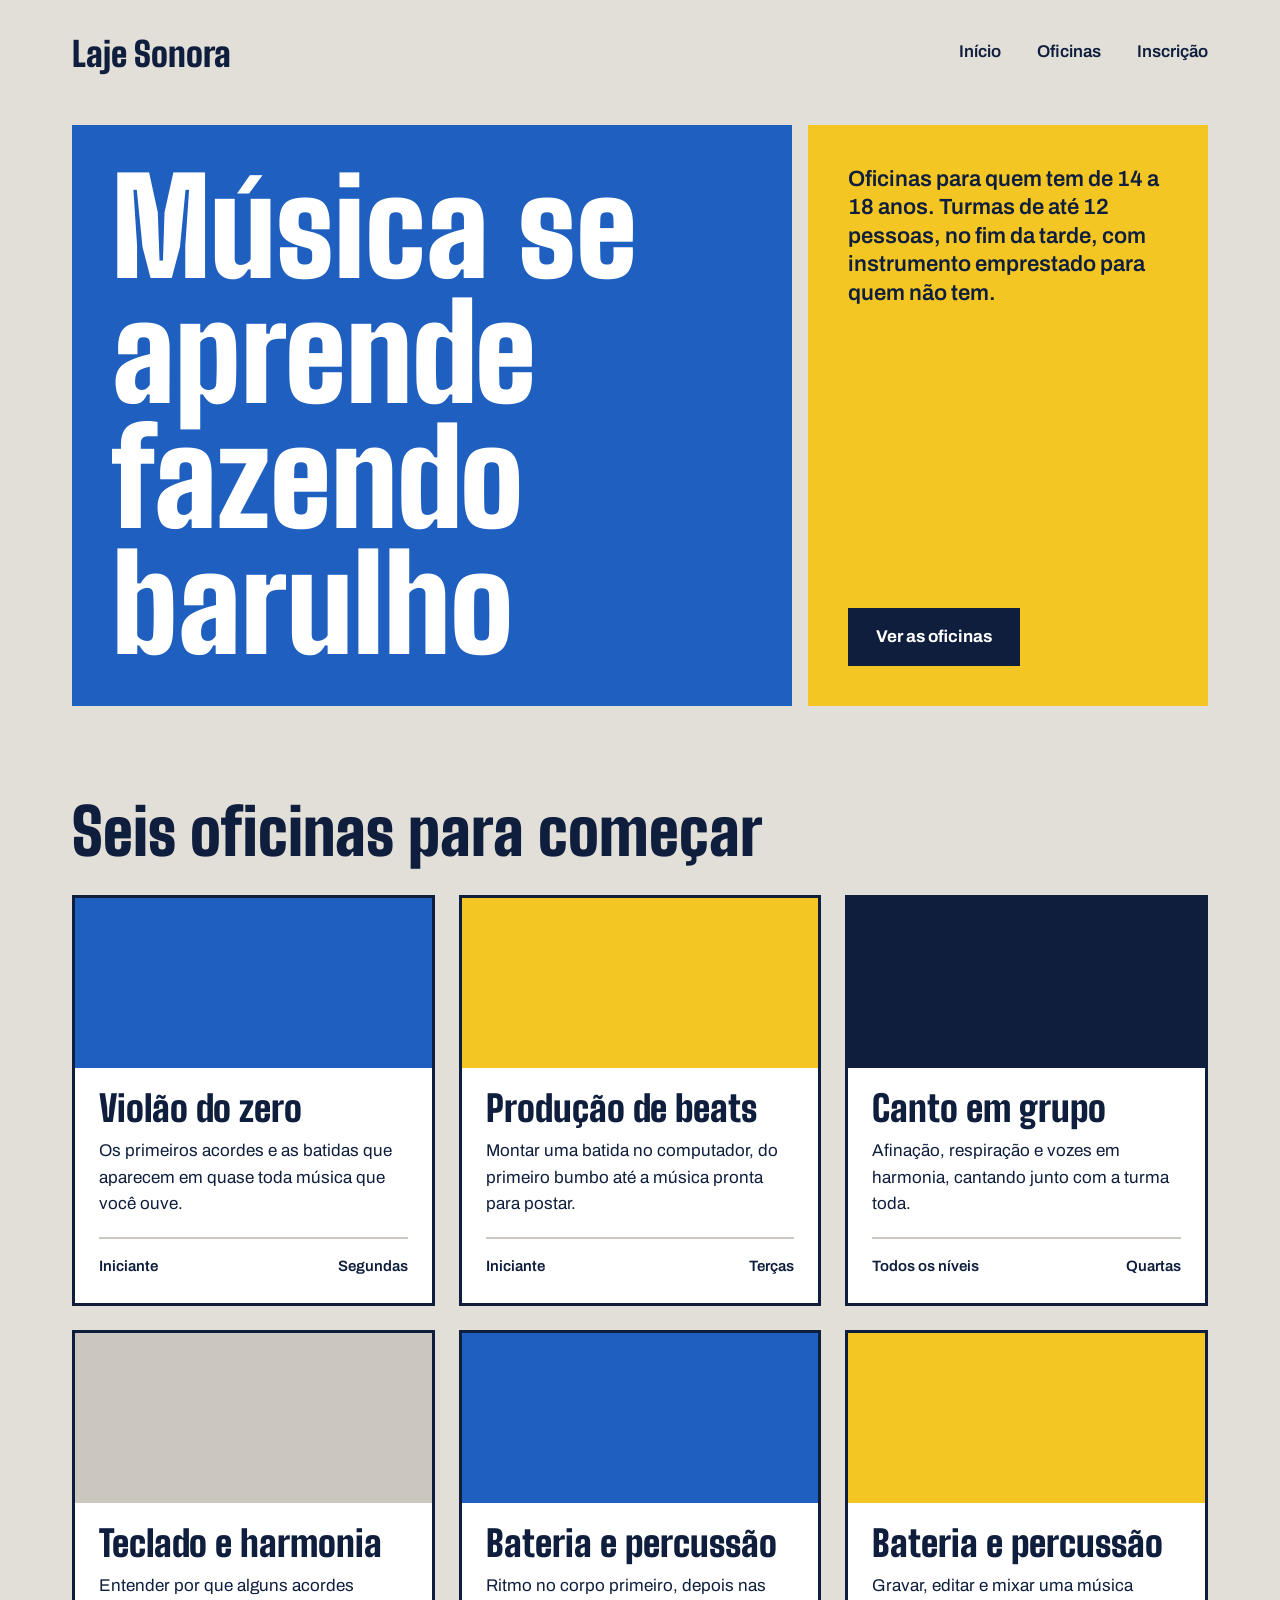
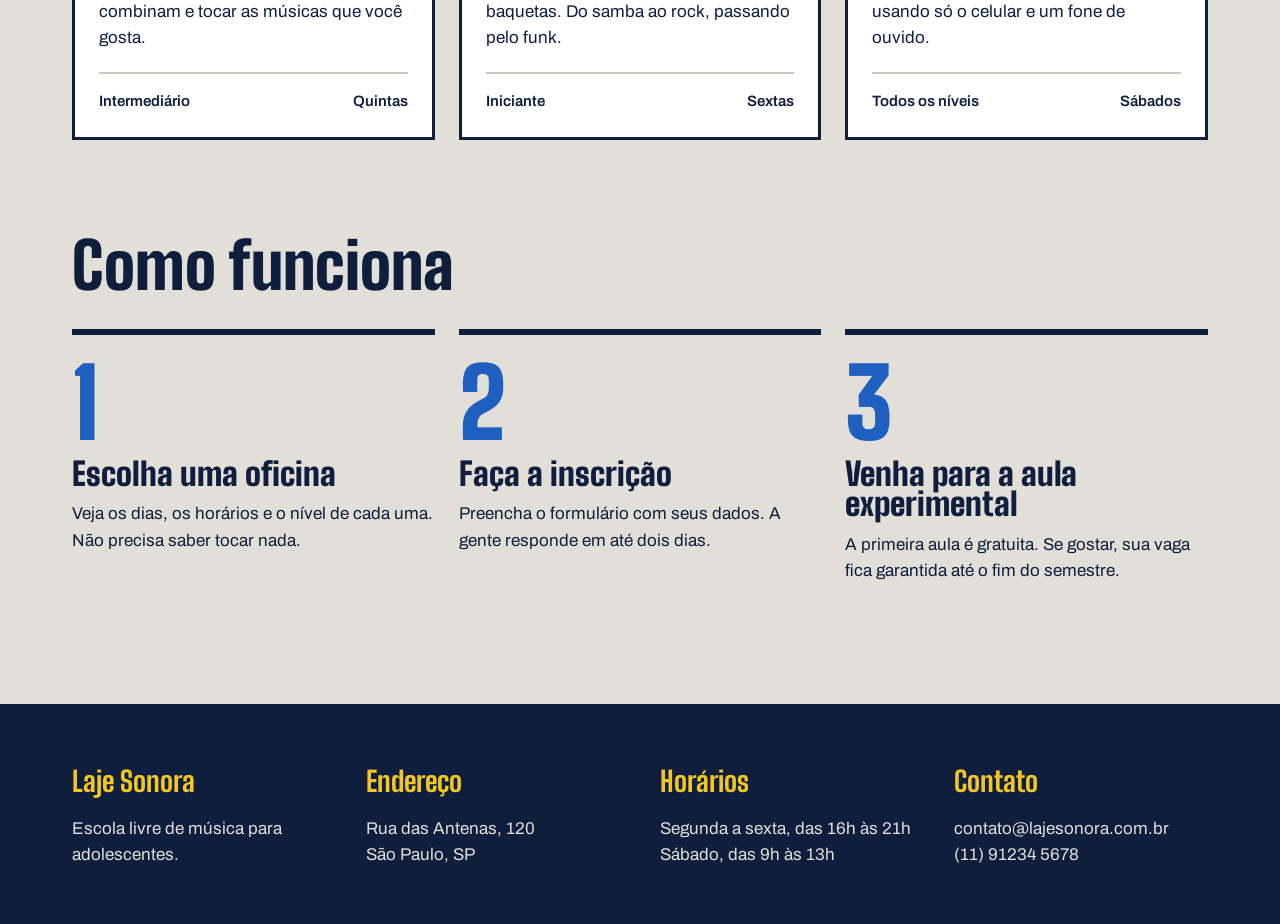
<file: index.html>
<!DOCTYPE html>
<html lang="pt-BR">
<head>
    <meta charset="UTF-8">
    <meta name="viewport" content="width=device-width, initial-scale=1.0">
    <link rel="stylesheet" href="index.css">
    <link rel="preconnect" href="https://fonts.googleapis.com">
    <link rel="preconnect" href="https://fonts.gstatic.com" crossorigin>
    <link href="https://fonts.googleapis.com/css2?family=Archivo:ital,wght@0,100..900;1,100..900&family=Big+Shoulders:opsz,wght@10..72,100..900&display=swap" rel="stylesheet">
    <title>Laje Sonora | Início</title>
</head>
<body>
    <header class="conteudo topo">
       <a href="index.html" class="logo">Laje Sonora</a> 

       <nav class="menu">
        <a href="index.html" class="atual">Início</a>
        <a href="oficinas.html">Oficinas</a>
        <a href="inscricao.html">Inscrição</a>
       </nav>
    </header>
    <main>
      <section class="conteudo cartazes">
        <div class="cartaz cartaz-principal">
            <h1>Música se aprende fazendo barulho</h1>
        </div>

        <div class="cartaz cartaz-lateral">
            <p>Oficinas para quem tem de 14 a 18 anos. Turmas de até 12 pessoas, no fim da tarde, com instrumento emprestado para quem não tem.</p>
            <a href="oficinas.html" class="botao">Ver as oficinas</a>
        </div>
      </section>

       <section class="conteudo secao">
        <h2 class="titulo-secao">Seis oficinas para começar</h2>
        <div class="cards">
          <article class="card">
            <div class="foto foto-azul"></div>
            <div class="card-texto">
              <h3>Violão do zero</h3>
              <p>Os primeiros acordes e as batidas que aparecem em quase toda música que você ouve.</p>

              <div class="card-info">
                <span>Iniciante</span>
                <span>Segundas</span>
              </div>
            </div>
          </article>
          
          <article class="card">
            <div class="foto foto-amarela"></div>
            <div class="card-texto">
              <h3>Produção de beats</h3>
              <p>Montar uma batida no computador, do primeiro bumbo até a música pronta para postar.</p>

              <div class="card-info">
                <span>Iniciante</span>
                <span>Terças</span>
              </div>
            </div>
          </article>
        
          <article class="card">
            <div class="foto foto-tinta"></div>
            <div class="card-texto">
              <h3>Canto em grupo</h3>
              <p>Afinação, respiração e vozes em harmonia, cantando junto com a turma toda.</p>

              <div class="card-info">
                <span>Todos os níveis</span>
                <span>Quartas</span>
              </div>
            </div>
          </article>

          <article class="card">
            <div class="foto"></div>
            <div class="card-texto">
              <h3>Teclado e harmonia</h3>
              <p>Entender por que alguns acordes combinam e tocar as músicas que você gosta.</p>

              <div class="card-info">
                <span>Intermediário</span>
                <span>Quintas</span>
              </div>
            </div>
          </article>

          <article class="card">
            <div class="foto foto-azul"></div>
            <div class="card-texto">
              <h3>Bateria e percussão</h3>
              <p>Ritmo no corpo primeiro, depois nas baquetas. Do samba ao rock, passando pelo funk.</p>

              <div class="card-info">
                <span>Iniciante</span>
                <span>Sextas</span>
              </div>
            </div>
          </article>

          <article class="card">
            <div class="foto foto-amarela"></div>
            <div class="card-texto">
              <h3>Bateria e percussão</h3>
              <p>Gravar, editar e mixar uma música usando só o celular e um fone de ouvido.</p>

              <div class="card-info">
                <span>Todos os níveis</span>
                <span>Sábados</span>
              </div>
            </div>
          </article>
        </div>
       </section>
       <section class="conteudo secao">
        <h2 class="titulo-secao">Como funciona</h2>
        <div class="passos">
          <div class="passo">
            <p class="passo-numero">1</p>
            <h3>Escolha uma oficina</h3>
            <p>Veja os dias, os horários e o nível de cada uma. Não precisa saber tocar nada.</p>
          </div>

            <div class="passo">
              <p class="passo-numero">2</p>
              <h3>Faça a inscrição</h3>
              <p>Preencha o formulário com seus dados. A gente responde em até dois dias.</p>
            </div>

              <div class="passo">
                <p class="passo-numero">3</p>
                <h3>Venha para a aula experimental</h3>
                <p>A primeira aula é gratuita. Se gostar, sua vaga fica garantida até o fim do semestre.</p>
              </div>
            
          
        </div>
       </section>
    </main>
    <footer class="rodape">
      <div class="conteudo rodape-colunas">
        <div class="rodape-coluna">
          <h4>Laje Sonora</h4>
          <p>Escola livre de música para <br> adolescentes.</p>
        </div>

        <div class="rodape-coluna">
          <h4>Endereço</h4>
          <p>Rua das Antenas, 120 <br> São Paulo, SP</p>
        </div>

        <div class="rodape-coluna">
          <h4>Horários</h4>
          <p>Segunda a sexta, das 16h às 21h <br> Sábado, das 9h às 13h</p>
        </div>

        <div class="rodape-coluna">
          <h4>Contato</h4>
          <p>contato@lajesonora.com.br <br> (11) 91234 5678</p>
        </div>

      </div>
    </footer>
</body>
</html>
</file>
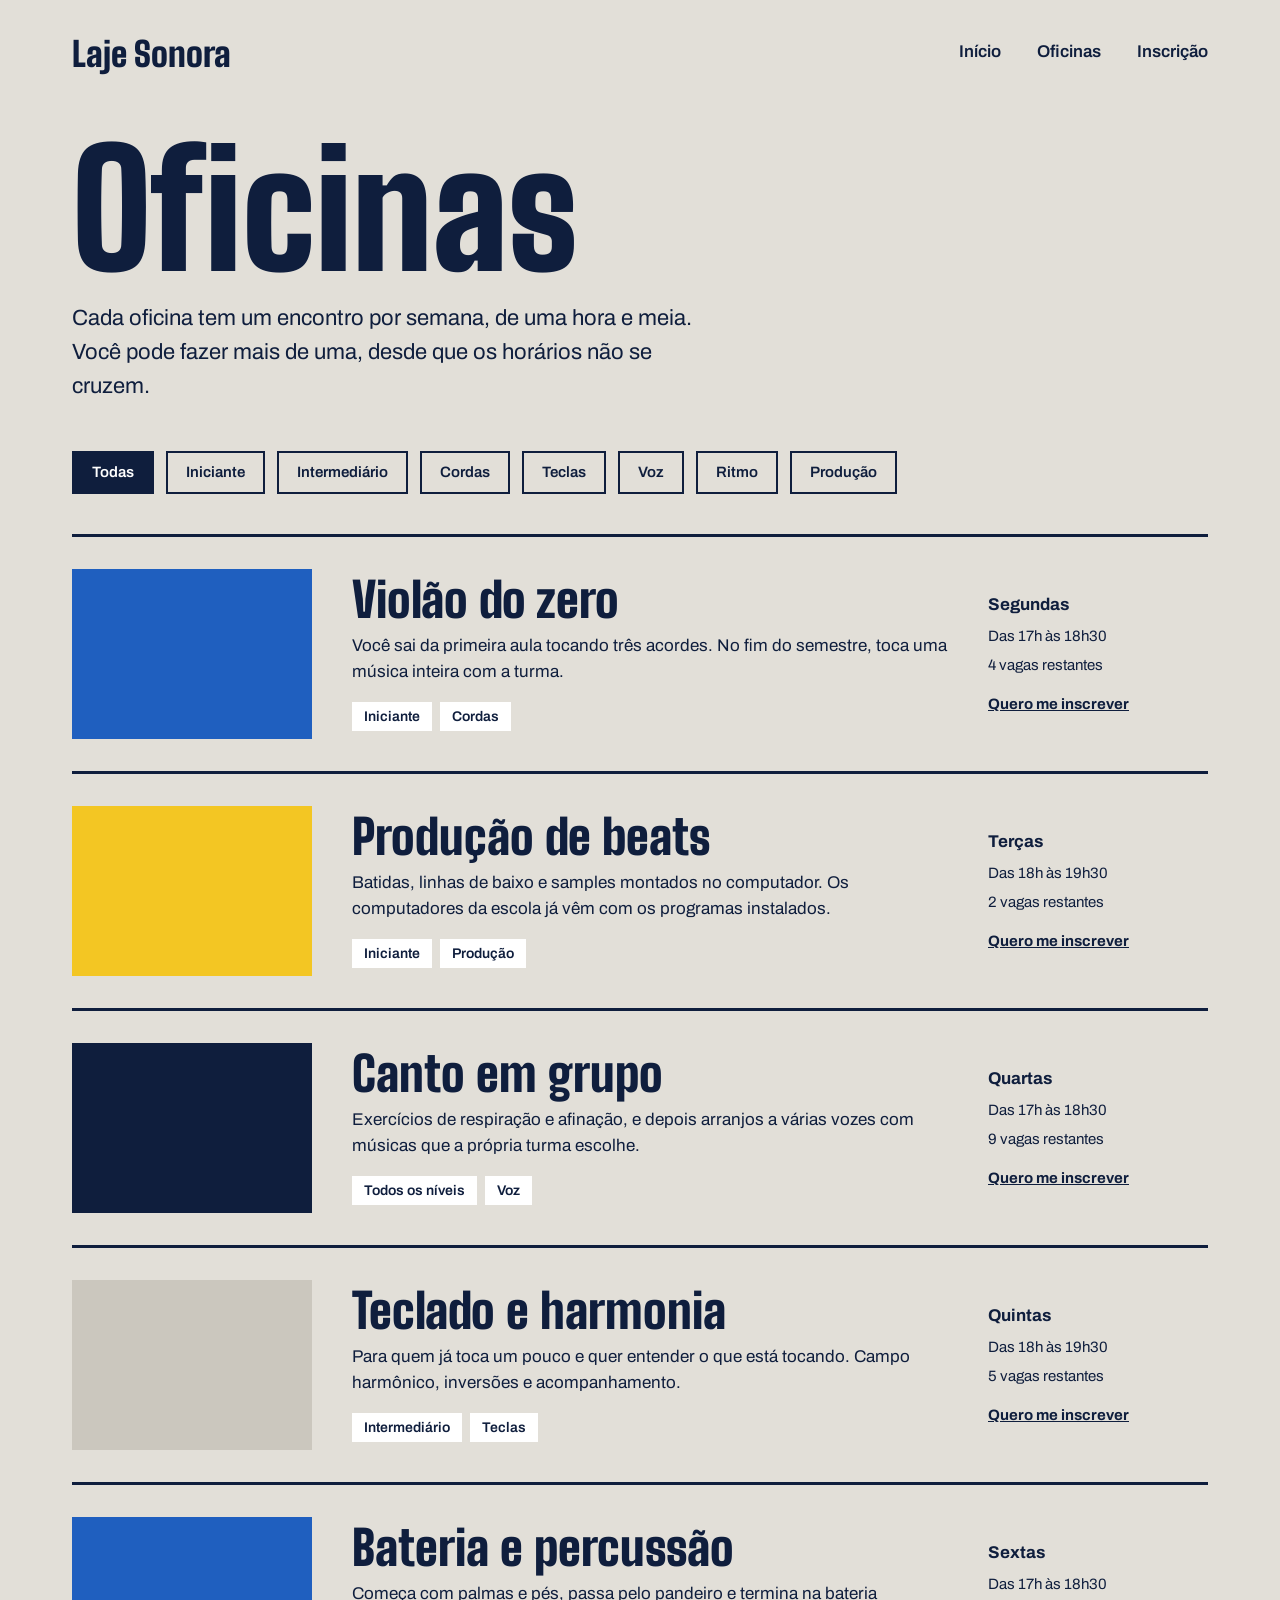
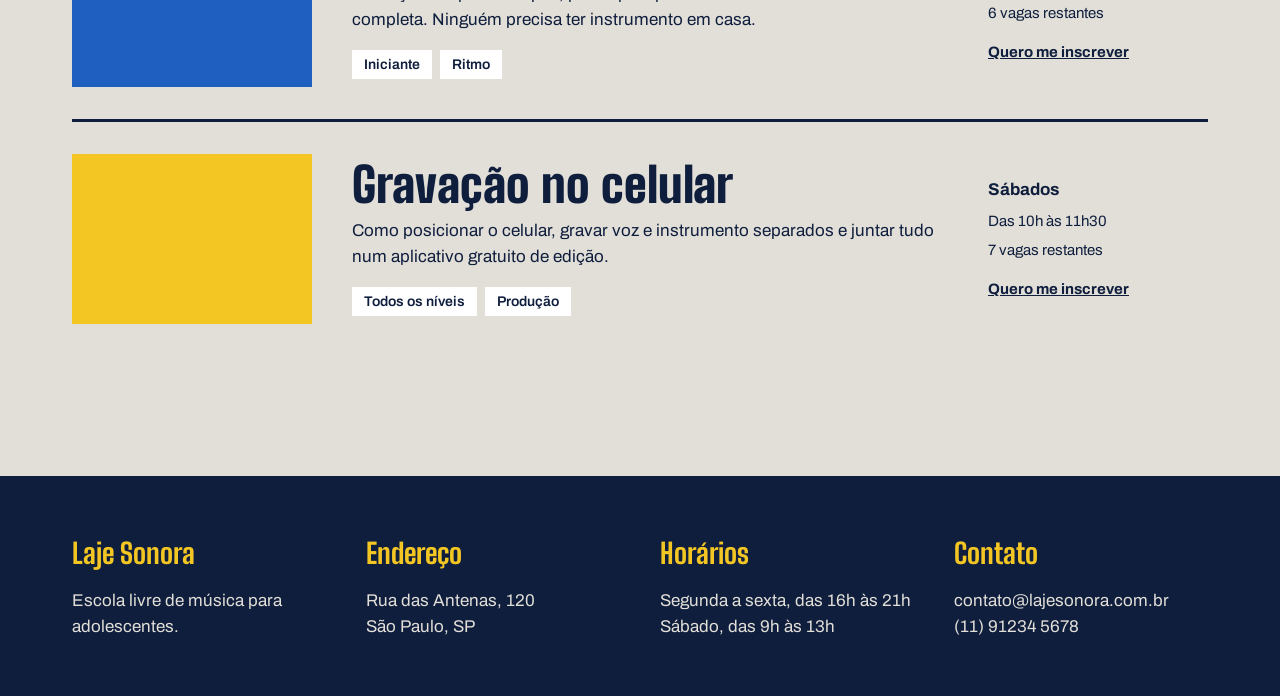
<file: oficinas.html>
<!DOCTYPE html>
<html lang="pt-BR">
<head>
    <meta charset="UTF-8">
    <meta name="viewport" content="width=device-width, initial-scale=1.0">
    <link rel="stylesheet" href="oficinas.css">
    <link rel="preconnect" href="https://fonts.googleapis.com">
    <link rel="preconnect" href="https://fonts.gstatic.com" crossorigin>
    <link href="https://fonts.googleapis.com/css2?family=Archivo:ital,wght@0,100..900;1,100..900&family=Big+Shoulders:opsz,wght@10..72,100..900&display=swap" rel="stylesheet">
    <title>Laje Sonora | Oficinas</title>
</head>
<body>
    <header class="conteudo topo">
       <a href="index.html" class="logo">Laje Sonora</a> 

       <nav class="menu">
        <a href="index.html">Início</a>
        <a href="oficinas.html" class="atual">Oficinas</a>
        <a href="inscricao.html">Inscrição</a>
       </nav>
    </header>
    <main class="conteudo">
  <h1 class="titulo-pagina">Oficinas</h1>
  <p class="subtitulo-pagina">Cada oficina tem um encontro por semana, de uma hora e meia. Você pode fazer mais de uma, desde que os horários não se cruzem.</p>

  <div class="filtros">
    <span class="filtro ativo">Todas</span>
    <span class="filtro">Iniciante</span>
    <span class="filtro">Intermediário</span>
    <span class="filtro">Cordas</span>
    <span class="filtro">Teclas</span>
    <span class="filtro">Voz</span>
    <span class="filtro">Ritmo</span>
    <span class="filtro">Produção</span>
  </div>

  <div class="lista">
  <article class="oficina">
    <div class="foto foto-azul"></div>

    <div class="oficina-texto">
      <h2>Violão do zero</h2>
      <p>Você sai da primeira aula tocando três acordes. No fim do semestre, toca uma música inteira com a turma.</p>
      <div class="etiquetas">
        <span class="etiqueta">Iniciante</span>
        <span class="etiqueta">Cordas</span>
      </div>
    </div>

    <div class="oficina-detalhes">
      <strong>Segundas</strong>
      <span>Das 17h às 18h30</span>
      <span>4 vagas restantes</span>
      <a href="inscricao.html">Quero me inscrever</a>
    </div>
  </article>

    <article class="oficina">
    <div class="foto foto-amarela"></div>

    <div class="oficina-texto">
      <h2>Produção de beats</h2>
      <p>Batidas, linhas de baixo e samples montados no computador. Os computadores da escola já vêm com os programas instalados.</p>
      <div class="etiquetas">
        <span class="etiqueta">Iniciante</span>
        <span class="etiqueta">Produção</span>
      </div>
    </div>

    <div class="oficina-detalhes">
      <strong>Terças</strong>
      <span>Das 18h às 19h30</span>
      <span>2 vagas restantes</span>
      <a href="inscricao.html">Quero me inscrever</a>
    </div>
  </article>

  <article class="oficina">
    <div class="foto foto-tinta"></div>

    <div class="oficina-texto">
      <h2>Canto em grupo</h2>
      <p>Exercícios de respiração e afinação, e depois arranjos a várias vozes com músicas que a própria turma escolhe.</p>
      <div class="etiquetas">
        <span class="etiqueta">Todos os níveis</span>
        <span class="etiqueta">Voz</span>
      </div>
    </div>

    <div class="oficina-detalhes">
      <strong>Quartas</strong>
      <span>Das 17h às 18h30</span>
      <span>9 vagas restantes</span>
      <a href="inscricao.html">Quero me inscrever</a>
    </div>
  </article>

  <article class="oficina">
    <div class="foto"></div>

    <div class="oficina-texto">
      <h2>Teclado e harmonia</h2>
      <p>Para quem já toca um pouco e quer entender o que está tocando. Campo harmônico, inversões e acompanhamento.</p>
      <div class="etiquetas">
        <span class="etiqueta">Intermediário</span>
        <span class="etiqueta">Teclas</span>
      </div>
    </div>

    <div class="oficina-detalhes">
      <strong>Quintas</strong>
      <span>Das 18h às 19h30</span>
      <span>5 vagas restantes</span>
      <a href="inscricao.html">Quero me inscrever</a>
    </div>
  </article>

  <article class="oficina">
    <div class="foto foto-azul"></div>

    <div class="oficina-texto">
      <h2>Bateria e percussão</h2>
      <p>Começa com palmas e pés, passa pelo pandeiro e termina na bateria completa. Ninguém precisa ter instrumento em casa.</p>
      <div class="etiquetas">
        <span class="etiqueta">Iniciante</span>
        <span class="etiqueta">Ritmo</span>
      </div>
    </div>

    <div class="oficina-detalhes">
      <strong>Sextas</strong>
      <span>Das 17h às 18h30</span>
      <span>6 vagas restantes</span>
      <a href="inscricao.html">Quero me inscrever</a>
    </div>
  </article>

  <article class="oficina">
    <div class="foto foto-amarela"></div>

    <div class="oficina-texto">
      <h2>Gravação no celular</h2>
      <p>Como posicionar o celular, gravar voz e instrumento separados e juntar tudo num aplicativo gratuito de edição.</p>
      <div class="etiquetas">
        <span class="etiqueta">Todos os níveis</span>
        <span class="etiqueta">Produção</span>
      </div>
    </div>

    <div class="oficina-detalhes">
      <strong>Sábados</strong>
      <span>Das 10h às 11h30</span>
      <span>7 vagas restantes</span>
      <a href="inscricao.html">Quero me inscrever</a>
    </div>
  </article>

</div>
</main>

    <footer class="rodape">
      <div class="conteudo rodape-colunas">
        <div class="rodape-coluna">
          <h4>Laje Sonora</h4>
          <p>Escola livre de música para <br> adolescentes.</p>
        </div>

        <div class="rodape-coluna">
          <h4>Endereço</h4>
          <p>Rua das Antenas, 120 <br> São Paulo, SP</p>
        </div>

        <div class="rodape-coluna">
          <h4>Horários</h4>
          <p>Segunda a sexta, das 16h às 21h <br> Sábado, das 9h às 13h</p>
        </div>

        <div class="rodape-coluna">
          <h4>Contato</h4>
          <p>contato@lajesonora.com.br <br> (11) 91234 5678</p>
        </div>


      </div>
    </footer>
</body>
</html>
</file>
<file: index.css>
*{
    box-sizing: border-box;
    margin: 0;
    padding: 0;
    }

:root{
    --concreto: #E2DFD8;
    --concreto-escuro: #CBC7BE;
    --tinta: #0F1E3D;
    --caixa-dagua: #1F5FBF;
    --fita: #F3C623;
    --branco: #FFFFFF;

    --fonte-cartaz: "Big Shoulders", "Arial Narrow", sans-serif;
    --fonte-texto: "Archivo", Arial, sans-serif;
}

body{
    background: var(--concreto);
    color: var(--tinta);
    font-family: var(--fonte-texto);
    font-size: 17px;
    line-height: 1.55;
}

a{
    color: inherit;
}

h1, h2, h3 {
    font-family: var(--fonte-cartaz);
    font-weight: 900;
    line-height: 0.95;
  }

  .conteudo{
    max-width: 1200px;
    margin-inline: auto;
    padding-inline: 32px;
  }

.topo{
    padding-block: 28px;
    display: flex;
    justify-content: space-between;
    align-items: center;
}
.logo{
    font-family: var(--fonte-cartaz);
    font-size: 34px;
    font-weight: 900;
    text-decoration: none;
}

.menu{
    display: flex;
    gap: 36px;
}

.menu a{
    font-weight: 600;
    text-decoration: none;
    padding-bottom: 4px;
}
.menu a:hover{
    border-bottom-color: var(--tinta);
}

.menu a.atual {
    border-bottom-color: var(--fita);
  }

  .cartazes{
    margin-top: 16px;
    display: flex;
    gap: 16px;
  }

  .cartaz{
    padding: 40px;
  }

  .cartaz-principal{
    background: var(--caixa-dagua);
    color:var(--branco);
    flex: 2;
  }

  .cartaz-principal h1{
   font-size: 132px;
   max-width: 9ch;
}

.cartaz-lateral{
    background: var(--fita);
    flex: 1;
    display: flex;
    flex-direction: column;
    justify-content: space-between;
    gap: 32px;
    align-items: flex-start;
}

.cartaz-lateral p{
    font-size: 22px;
    font-weight: 600;
    line-height: 1.3;
}

.botao{
  background: var(--tinta);
  color: var(--branco);
  font-weight: 700;
  text-decoration: none;
  padding: 16px 28px;
  border: none;
  font-family: var(--fonte-texto);
  font-size: 17px;
  cursor: pointer;
}

.botao:hover{
  background: var(--caixa-dagua);
}

.secao{
    margin-top: 96px;
}

.titulo-secao{
    font-size: 64px;
    margin-bottom: 32px;
}

.cards{
    display: flex;
    flex-wrap: wrap;
    gap: 24px;
}

.card{
    background: var(--branco);
    border: 3px solid var(--tinta);
    flex: 1 1 340px;
}

.card .foto {
  height: 170px;
}

.foto {
  background: var(--concreto-escuro);
}

.foto-azul {
  background: var(--caixa-dagua);
}

.foto-amarela {
  background: var(--fita);
}

.foto-tinta {
  background: var(--tinta);
}

.card-texto{
    padding: 24px;
}

.card h3 {
  font-size: 36px;
  margin-bottom: 12px;
}

.card-info {
  margin-top: 20px;
  padding-top: 16px;
  border-top: 2px solid var(--concreto-escuro);
  font-weight: 600;
  font-size: 15px;
  display: flex;
  justify-content: space-between;
}

.passos {
  display: flex;
  gap: 24px;
}

.passo {
  border-top: 6px solid var(--tinta);
  padding-top: 20px;
  flex: 1;
}

.passo-numero {
  font-family: var(--fonte-cartaz);
  font-size: 96px;
  font-weight: 900;
  line-height: 1;
  color: var(--caixa-dagua);
}

.passo h3 {
  font-size: 32px;
  margin-block: 8px 12px;
}

.rodape {
  margin-top: 120px;
  background: var(--tinta);
  color: var(--concreto);
  padding-block: 56px;
}

.rodape-colunas {
  display: flex;
  gap: 40px;
}

.rodape-coluna{
    flex: 1;
}

.rodape h4 {
  font-family: var(--fonte-cartaz);
  font-size: 28px;
  color: var(--fita);
  margin-bottom: 12px;
}
</file>
<file: oficinas.css>
*{
    box-sizing: border-box;
    margin: 0;
    padding: 0;
    }

:root{
    --concreto: #E2DFD8;
    --concreto-escuro: #CBC7BE;
    --tinta: #0F1E3D;
    --caixa-dagua: #1F5FBF;
    --fita: #F3C623;
    --branco: #FFFFFF;

    --fonte-cartaz: "Big Shoulders", "Arial Narrow", sans-serif;
    --fonte-texto: "Archivo", Arial, sans-serif;
}

body{
    background: var(--concreto);
    color: var(--tinta);
    font-family: var(--fonte-texto);
    font-size: 17px;
    line-height: 1.55;
}

a{
    color: inherit;
}

h1, h2, h3 {
    font-family: var(--fonte-cartaz);
    font-weight: 900;
    line-height: 0.95;
  }

  .conteudo{
    max-width: 1200px;
    margin-inline: auto;
    padding-inline: 32px;
  }

.topo{
    padding-block: 28px;
    display: flex;
    justify-content: space-between;
    align-items: center;
}
.logo{
    font-family: var(--fonte-cartaz);
    font-size: 34px;
    font-weight: 900;
    text-decoration: none;
}

.menu{
    display: flex;
    gap: 36px;
}

.menu a{
    font-weight: 600;
    text-decoration: none;
    padding-bottom: 4px;
}
.menu a:hover{
    border-bottom-color: var(--tinta);
}

.menu a.atual {
    border-bottom-color: var(--fita);
  }

.rodape {
  margin-top: 120px;
  background: var(--tinta);
  color: var(--concreto);
  padding-block: 56px;
}

.rodape-colunas {
  display: flex;
  gap: 40px;
}

.rodape-coluna{
    flex: 1;
}

.rodape h4 {
  font-family: var(--fonte-cartaz);
  font-size: 28px;
  color: var(--fita);
  margin-bottom: 12px;
}

.titulo-pagina{
    font-size: 160px;
    margin-top: 24px;
}

.subtitulo-pagina{
    font-size: 22px;
    max-width: 640px;
    margin-top: 16px;
}

.filtros {
  margin-top: 48px;
  display: flex;
  flex-wrap: wrap;
  gap: 12px;
}

.filtro {
  border: 2px solid var(--tinta);
  padding: 8px 18px;
  font-weight: 600;
  font-size: 15px;
}

.filtro.ativo {
  background: var(--tinta);
  color: var(--branco);
}

.lista {
  margin-top: 40px;
}

.oficina {
  padding-block: 32px;
  border-top: 3px solid var(--tinta);
  display: flex;
  align-items: center;
  gap: 40px;
}

.foto {
  background: var(--concreto-escuro);
}

.foto-azul {
  background: var(--caixa-dagua);
}

.foto-amarela {
  background: var(--fita);
}

.foto-tinta {
  background: var(--tinta);
}


.oficina .foto {
  width: 240px;
  height: 170px;
  flex-shrink: 0;
}

.oficina-texto {
  flex: 1;
}

.oficina h2 {
  font-size: 48px;
  margin-bottom: 10px;
}

.etiquetas {
  margin-top: 16px;
  display: flex;
  gap: 8px;
}

.etiqueta {
  background: var(--branco);
  padding: 4px 12px;
  font-size: 14px;
  font-weight: 600;
}

.oficina-detalhes {
  width: 220px;
  font-size: 15px;
  display: flex;
  flex-direction: column;
  gap: 6px;
}

.oficina-detalhes strong {
  font-size: 17px;
}

.oficina-detalhes a {
  margin-top: 10px;
  font-weight: 700;
}
</file>
